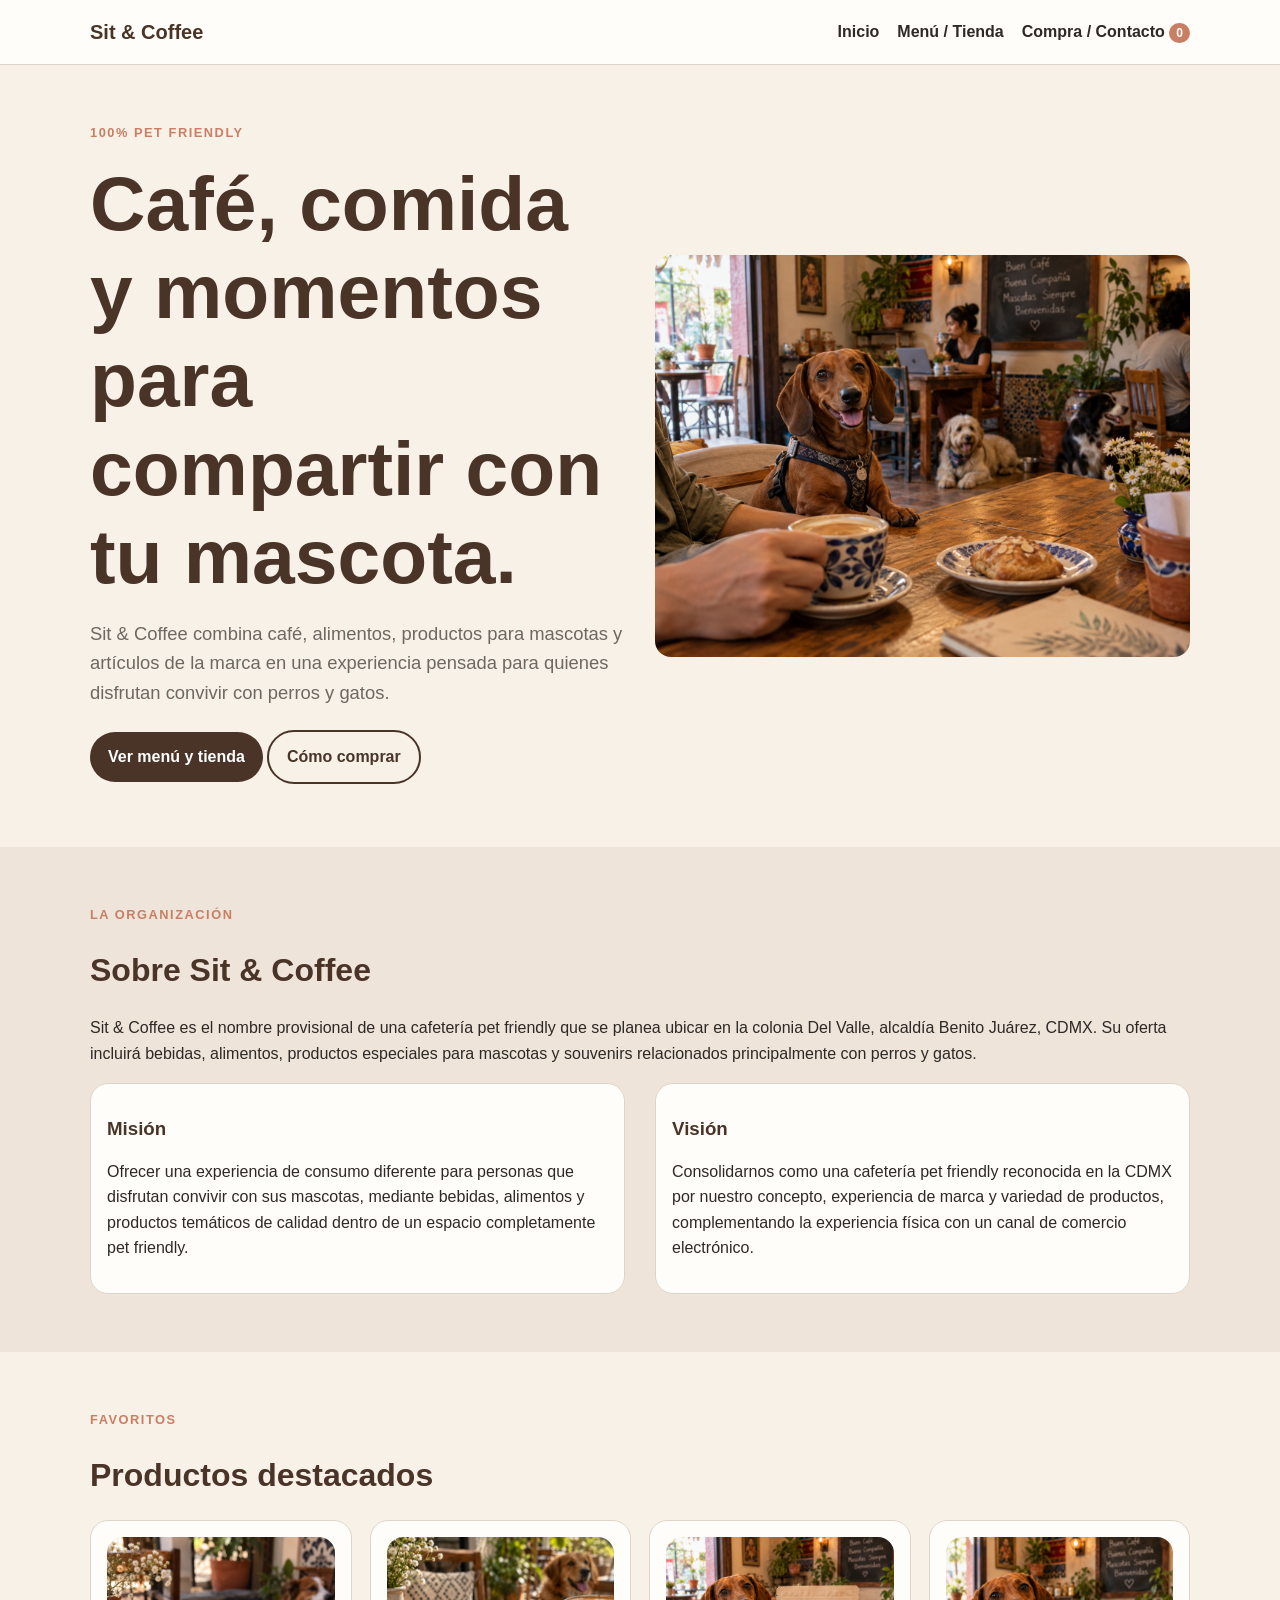
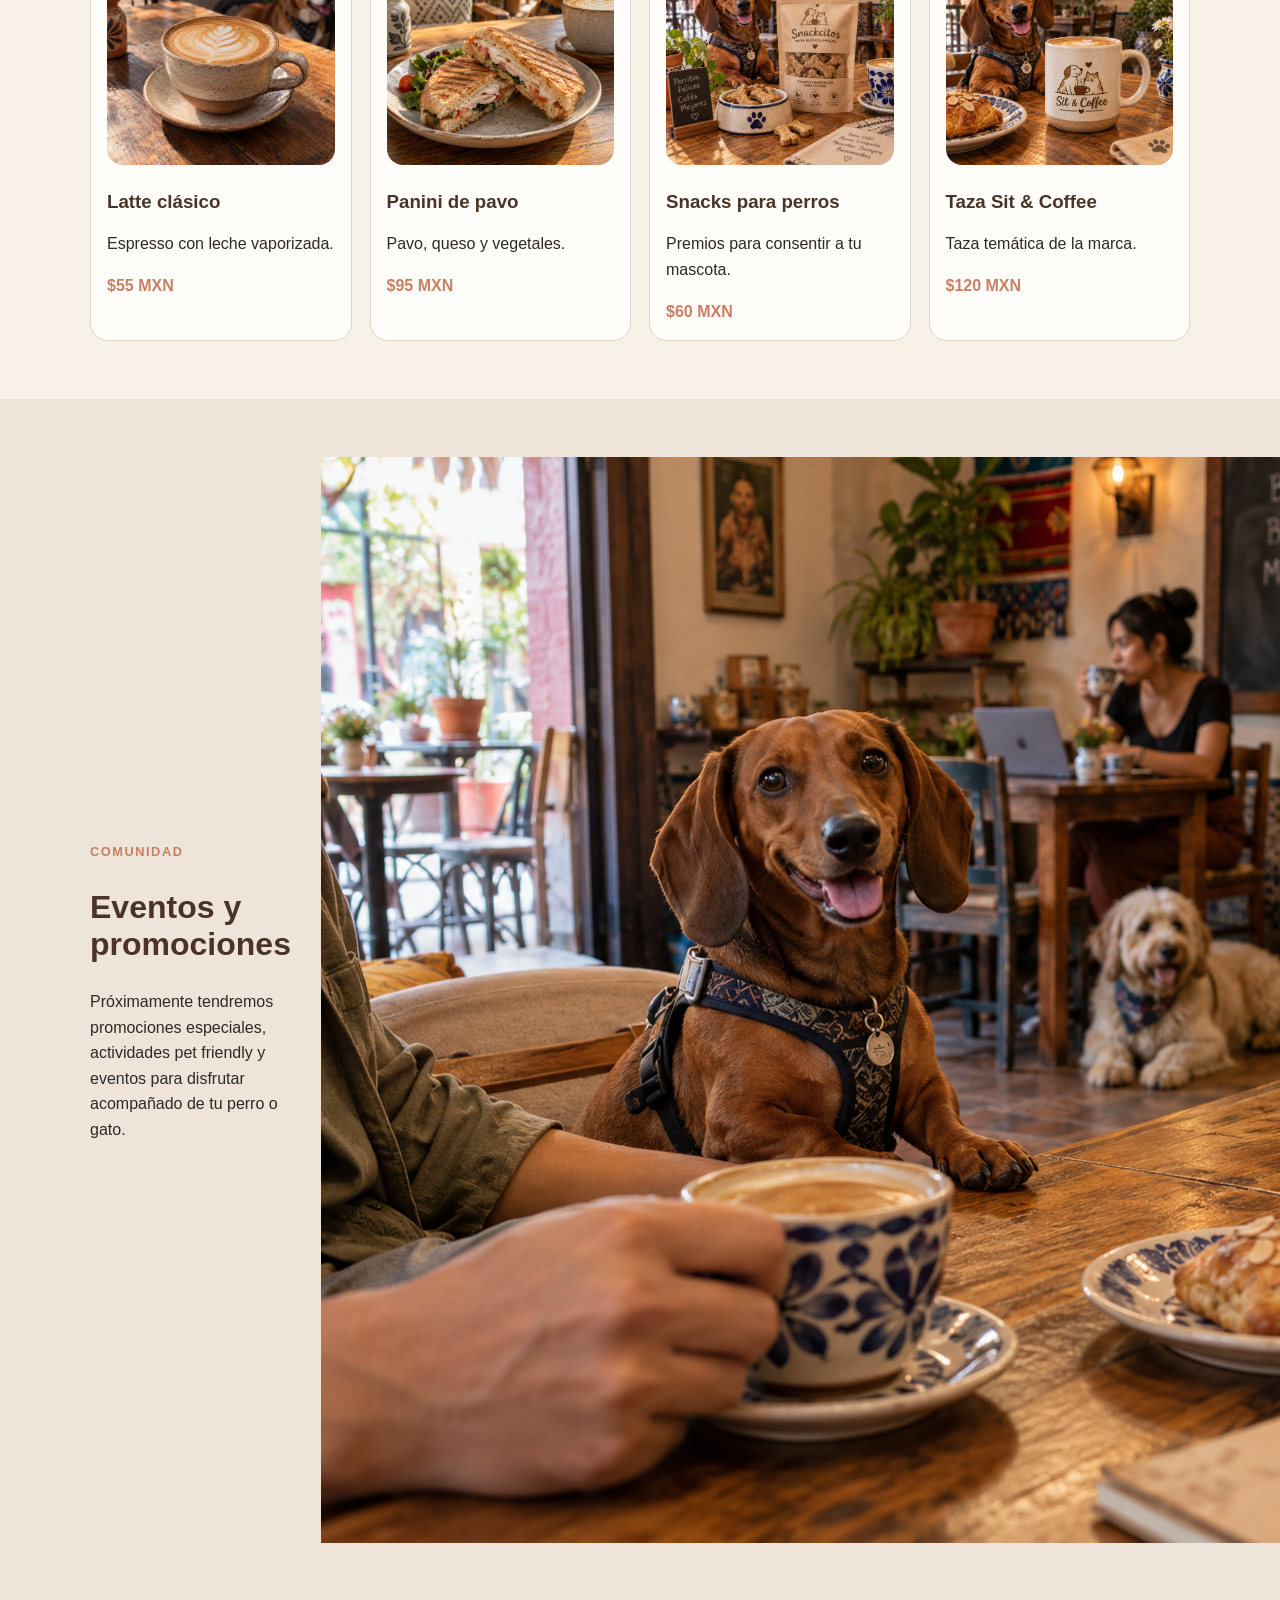
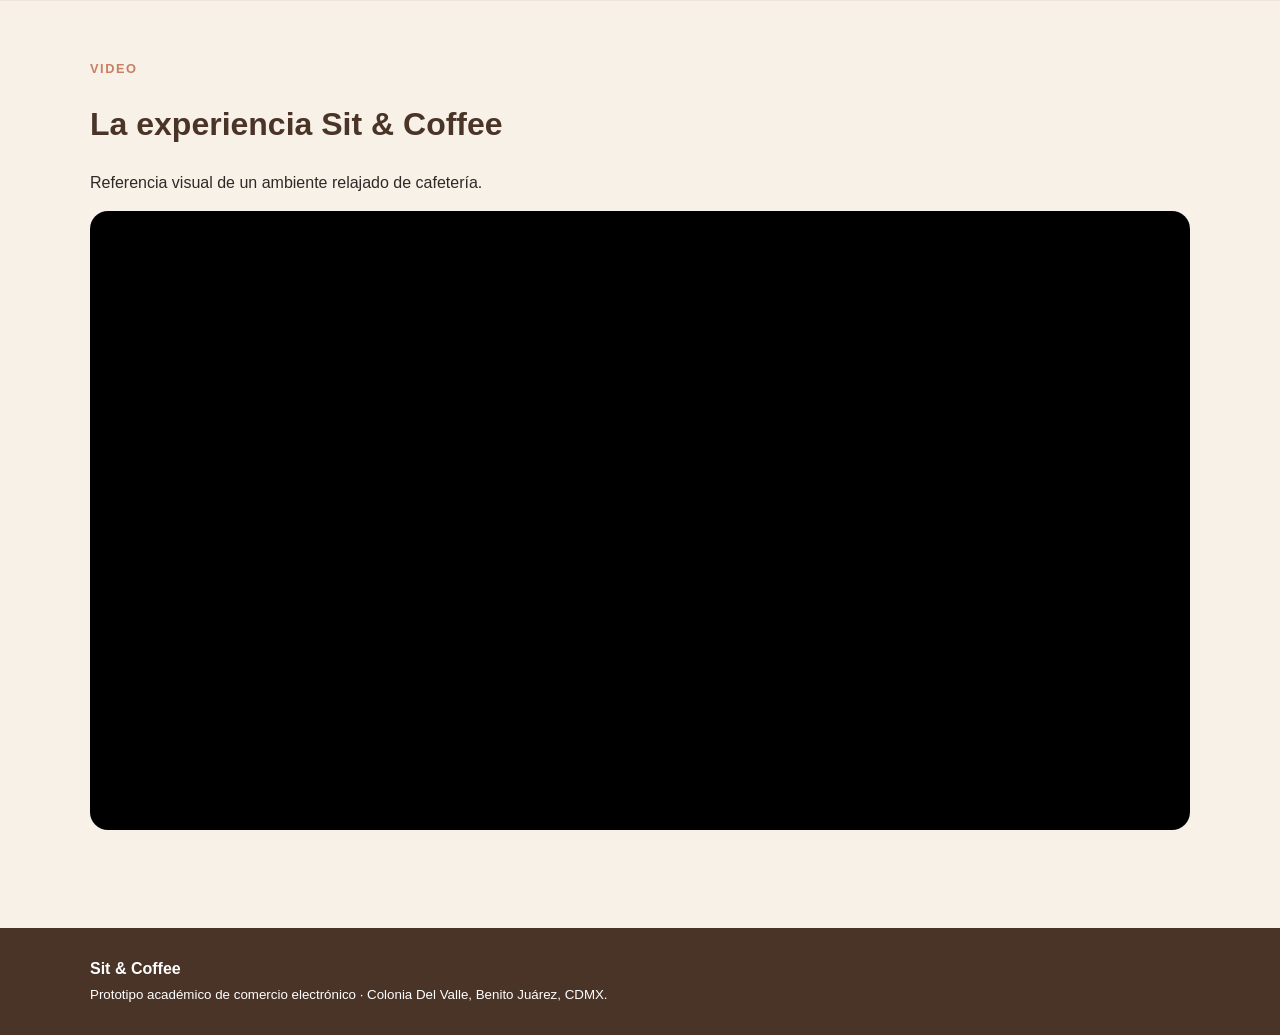
<file: index.html>
<!doctype html><html lang="es"><head><meta charset="utf-8"><meta name="viewport" content="width=device-width,initial-scale=1"><title>Sit & Coffee</title><link rel="stylesheet" href="styles.css"></head><body><header><div class="wrap"><nav><a class="brand" href="index.html">Sit & Coffee</a><div class="links">
<a href="index.html">Inicio</a><a href="tienda.html">Menú / Tienda</a><a href="compra.html">Compra / Contacto <span class="badge" data-count>0</span></a>
</div></nav></div></header>
<section class="hero"><div class="wrap hero-grid"><div><div class="eyebrow">100% pet friendly</div><h1>Café, comida y momentos para compartir con tu mascota.</h1>
<p class="lead">Sit & Coffee combina café, alimentos, productos para mascotas y artículos de la marca en una experiencia pensada para quienes disfrutan convivir con perros y gatos.</p>
<a class="btn" href="tienda.html">Ver menú y tienda</a><a class="btn alt" href="compra.html">Cómo comprar</a></div><img src="hero-mxdogs.png" alt="Sit & Coffee"></div></section>
<section class="section altbg"><div class="wrap"><div class="eyebrow">La organización</div><h2>Sobre Sit & Coffee</h2>
<p>Sit & Coffee es el nombre provisional de una cafetería pet friendly que se planea ubicar en la colonia Del Valle, alcaldía Benito Juárez, CDMX. Su oferta incluirá bebidas, alimentos, productos especiales para mascotas y souvenirs relacionados principalmente con perros y gatos.</p>
<div class="two"><div class="card"><h3>Misión</h3><p>Ofrecer una experiencia de consumo diferente para personas que disfrutan convivir con sus mascotas, mediante bebidas, alimentos y productos temáticos de calidad dentro de un espacio completamente pet friendly.</p></div>
<div class="card"><h3>Visión</h3><p>Consolidarnos como una cafetería pet friendly reconocida en la CDMX por nuestro concepto, experiencia de marca y variedad de productos, complementando la experiencia física con un canal de comercio electrónico.</p></div></div></div></section>
<section class="section"><div class="wrap"><div class="eyebrow">Favoritos</div><h2>Productos destacados</h2><div class="grid">
<div class="card"><img src="latte.png" alt="Latte clásico"><h3>Latte clásico</h3><p>Espresso con leche vaporizada.</p><div class="price">$55 MXN</div></div>
<div class="card"><img src="panini-pavo.png" alt="Panini de pavo"><h3>Panini de pavo</h3><p>Pavo, queso y vegetales.</p><div class="price">$95 MXN</div></div>
<div class="card"><img src="snacks-perros.png" alt="Snacks para perros"><h3>Snacks para perros</h3><p>Premios para consentir a tu mascota.</p><div class="price">$60 MXN</div></div>
<div class="card"><img src="taza.png" alt="Taza Sit & Coffee"><h3>Taza Sit & Coffee</h3><p>Taza temática de la marca.</p><div class="price">$120 MXN</div></div></div></div></section>
<section class="section altbg"><div class="wrap two"><div><div class="eyebrow">Comunidad</div><h2>Eventos y promociones</h2><p>Próximamente tendremos promociones especiales, actividades pet friendly y eventos para disfrutar acompañado de tu perro o gato.</p></div><img src="eventos.png" alt="Eventos pet friendly"></div></section>
<section class="section"><div class="wrap"><div class="eyebrow">Video</div><h2>La experiencia Sit & Coffee</h2><p>Referencia visual de un ambiente relajado de cafetería.</p><div class="video"><iframe src="https://www.youtube.com/embed/5qap5aO4i9A" title="Ambiente de cafetería" allowfullscreen></iframe></div></div></section>
<footer><div class="wrap"><b>Sit & Coffee</b><br><small>Prototipo académico de comercio electrónico · Colonia Del Valle, Benito Juárez, CDMX.</small></div></footer><script src="app.js"></script></body></html>
</file>
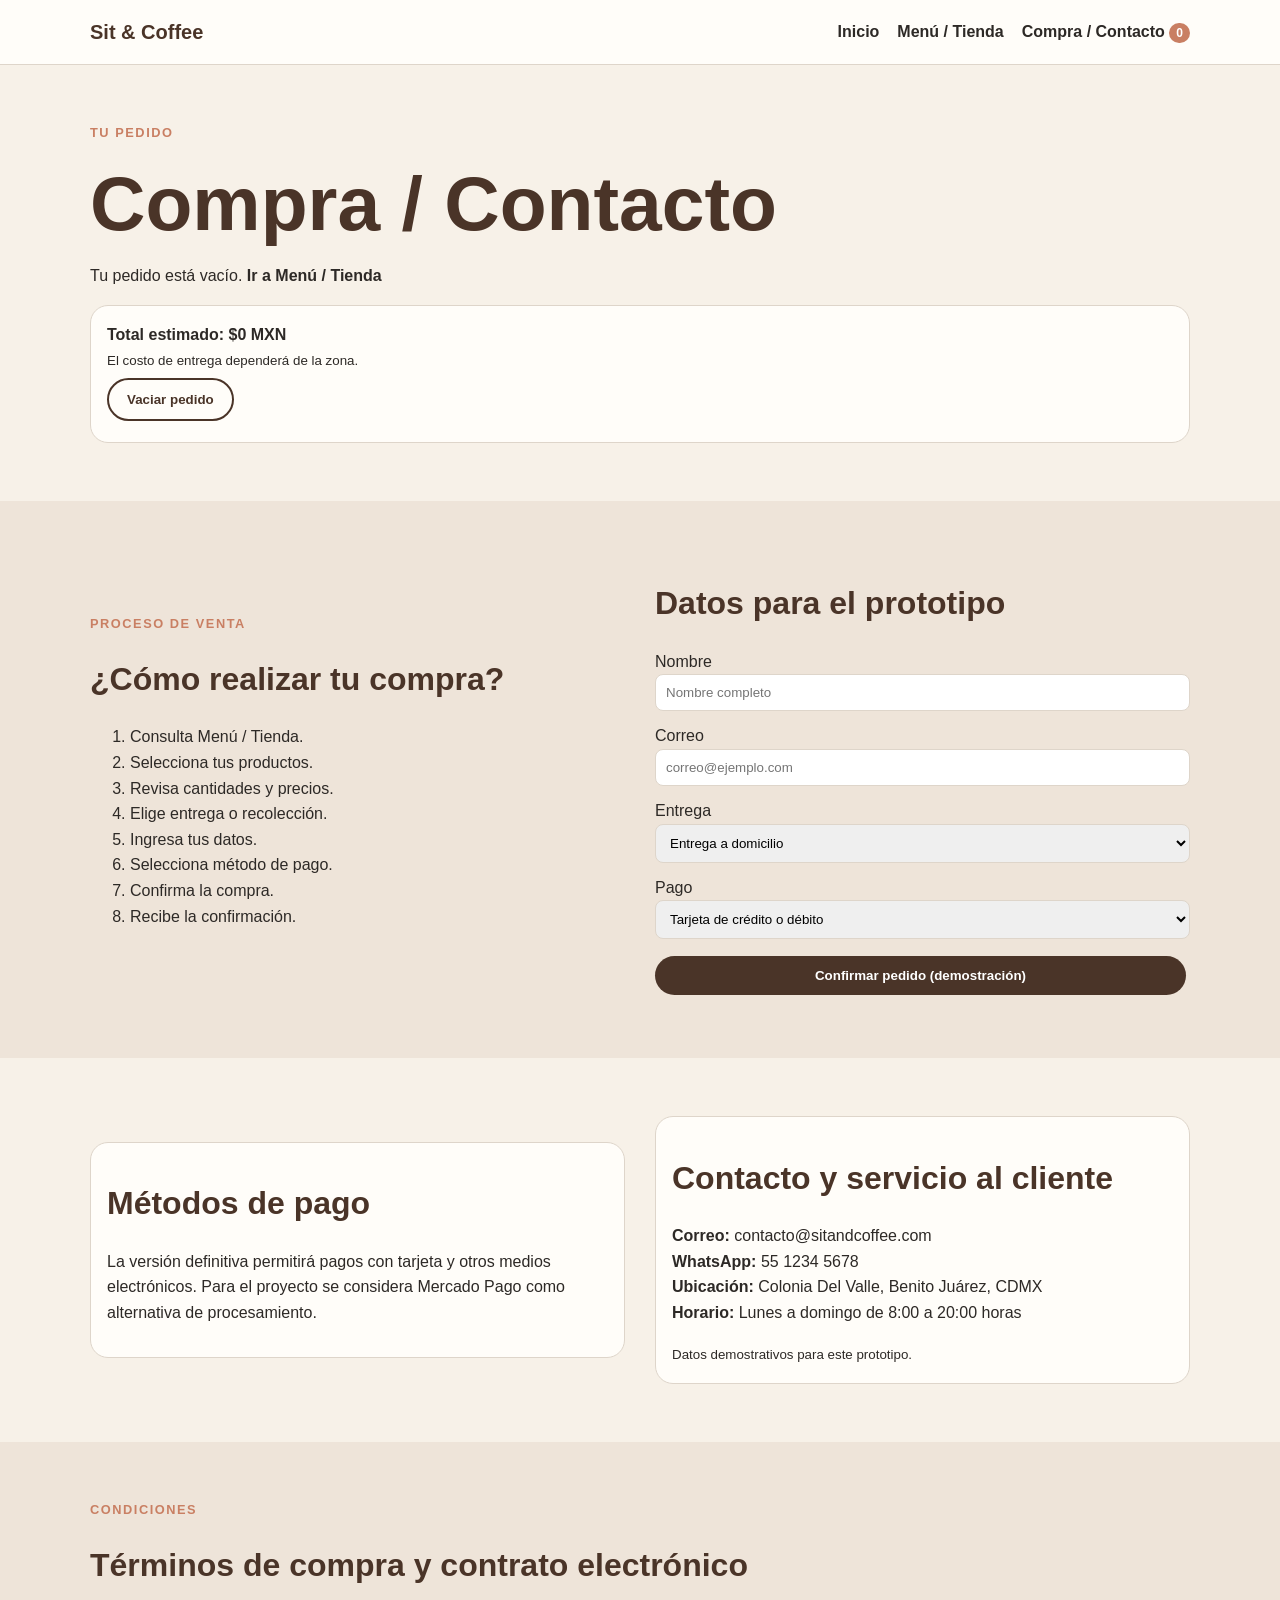
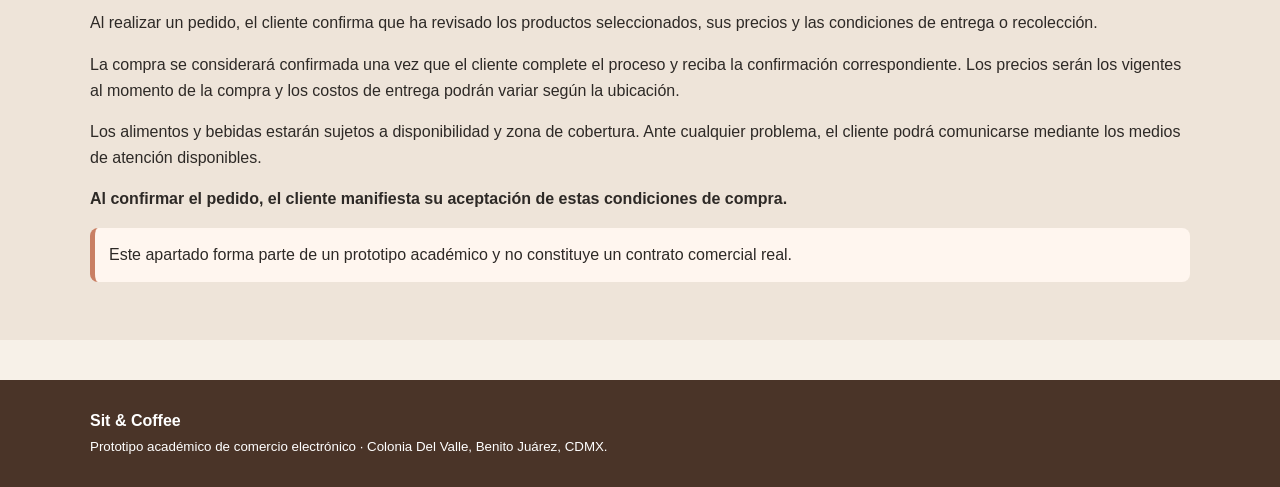
<file: compra.html>
<!doctype html><html lang="es"><head><meta charset="utf-8"><meta name="viewport" content="width=device-width,initial-scale=1"><title>Sit & Coffee | Compra</title><link rel="stylesheet" href="styles.css"></head><body><header><div class="wrap"><nav><a class="brand" href="index.html">Sit & Coffee</a><div class="links">
<a href="index.html">Inicio</a><a href="tienda.html">Menú / Tienda</a><a href="compra.html">Compra / Contacto <span class="badge" data-count>0</span></a>
</div></nav></div></header>
<section class="section"><div class="wrap"><div class="eyebrow">Tu pedido</div><h1>Compra / Contacto</h1><div id="items"></div><div class="card"><b>Total estimado: <span id="total">$0 MXN</span></b><br><small>El costo de entrega dependerá de la zona.</small><br><button class="btn alt" onclick="clearCart()">Vaciar pedido</button></div></div></section>
<section class="section altbg"><div class="wrap two"><div><div class="eyebrow">Proceso de venta</div><h2>¿Cómo realizar tu compra?</h2>
<ol><li>Consulta Menú / Tienda.</li><li>Selecciona tus productos.</li><li>Revisa cantidades y precios.</li><li>Elige entrega o recolección.</li><li>Ingresa tus datos.</li><li>Selecciona método de pago.</li><li>Confirma la compra.</li><li>Recibe la confirmación.</li></ol></div>
<div><h2>Datos para el prototipo</h2><form onsubmit="event.preventDefault();alert('Prototipo académico: no se enviará ningún pedido real.')">
<label>Nombre<input placeholder="Nombre completo"></label><label>Correo<input type="email" placeholder="correo@ejemplo.com"></label>
<label>Entrega<select><option>Entrega a domicilio</option><option>Recolección</option></select></label>
<label>Pago<select><option>Tarjeta de crédito o débito</option><option>Transferencia</option></select></label><button class="btn">Confirmar pedido (demostración)</button></form></div></div></section>
<section class="section"><div class="wrap two"><div class="card"><h2>Métodos de pago</h2><p>La versión definitiva permitirá pagos con tarjeta y otros medios electrónicos. Para el proyecto se considera Mercado Pago como alternativa de procesamiento.</p></div>
<div class="card"><h2>Contacto y servicio al cliente</h2><p><b>Correo:</b> contacto@sitandcoffee.com<br><b>WhatsApp:</b> 55 1234 5678<br><b>Ubicación:</b> Colonia Del Valle, Benito Juárez, CDMX<br><b>Horario:</b> Lunes a domingo de 8:00 a 20:00 horas</p><small>Datos demostrativos para este prototipo.</small></div></div></section>
<section class="section altbg"><div class="wrap"><div class="eyebrow">Condiciones</div><h2>Términos de compra y contrato electrónico</h2>
<p>Al realizar un pedido, el cliente confirma que ha revisado los productos seleccionados, sus precios y las condiciones de entrega o recolección.</p>
<p>La compra se considerará confirmada una vez que el cliente complete el proceso y reciba la confirmación correspondiente. Los precios serán los vigentes al momento de la compra y los costos de entrega podrán variar según la ubicación.</p>
<p>Los alimentos y bebidas estarán sujetos a disponibilidad y zona de cobertura. Ante cualquier problema, el cliente podrá comunicarse mediante los medios de atención disponibles.</p>
<p><b>Al confirmar el pedido, el cliente manifiesta su aceptación de estas condiciones de compra.</b></p><div class="notice">Este apartado forma parte de un prototipo académico y no constituye un contrato comercial real.</div></div></section>
<footer><div class="wrap"><b>Sit & Coffee</b><br><small>Prototipo académico de comercio electrónico · Colonia Del Valle, Benito Juárez, CDMX.</small></div></footer><script src="app.js"></script></body></html>
</file>
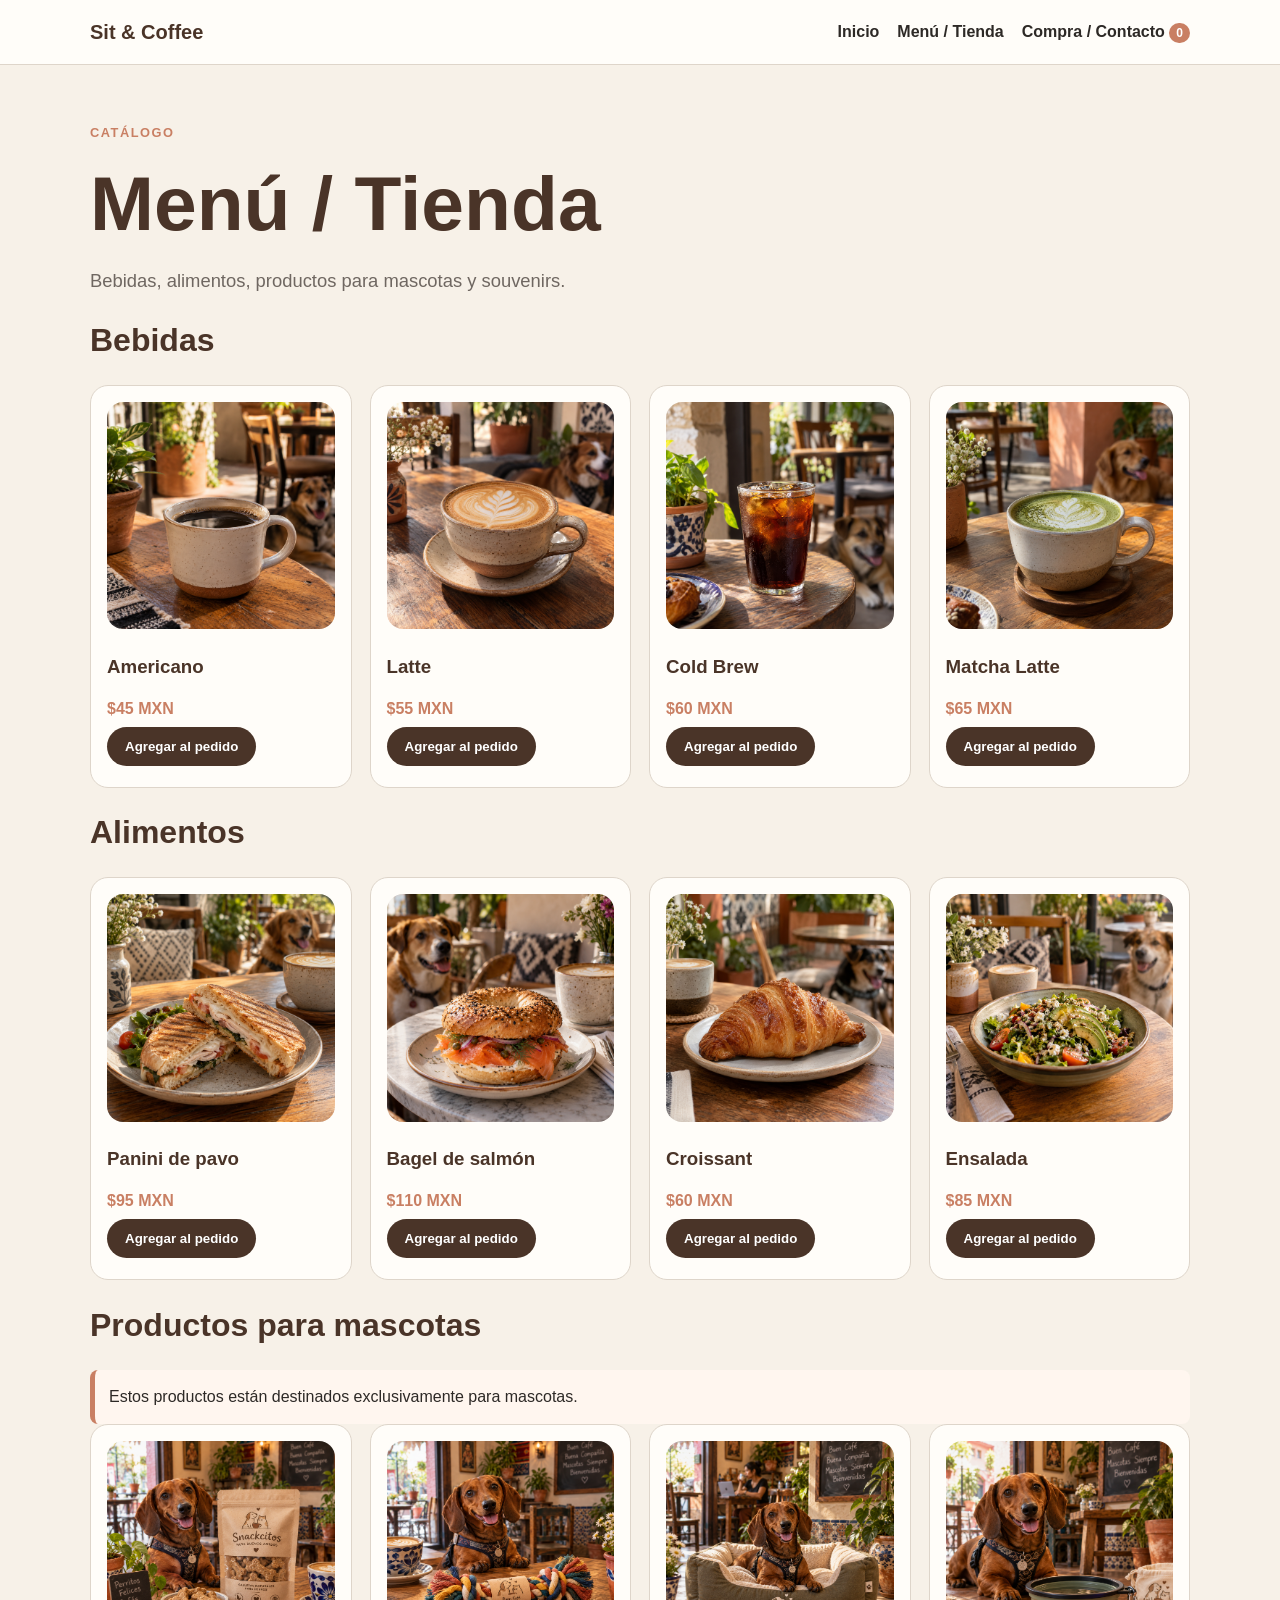
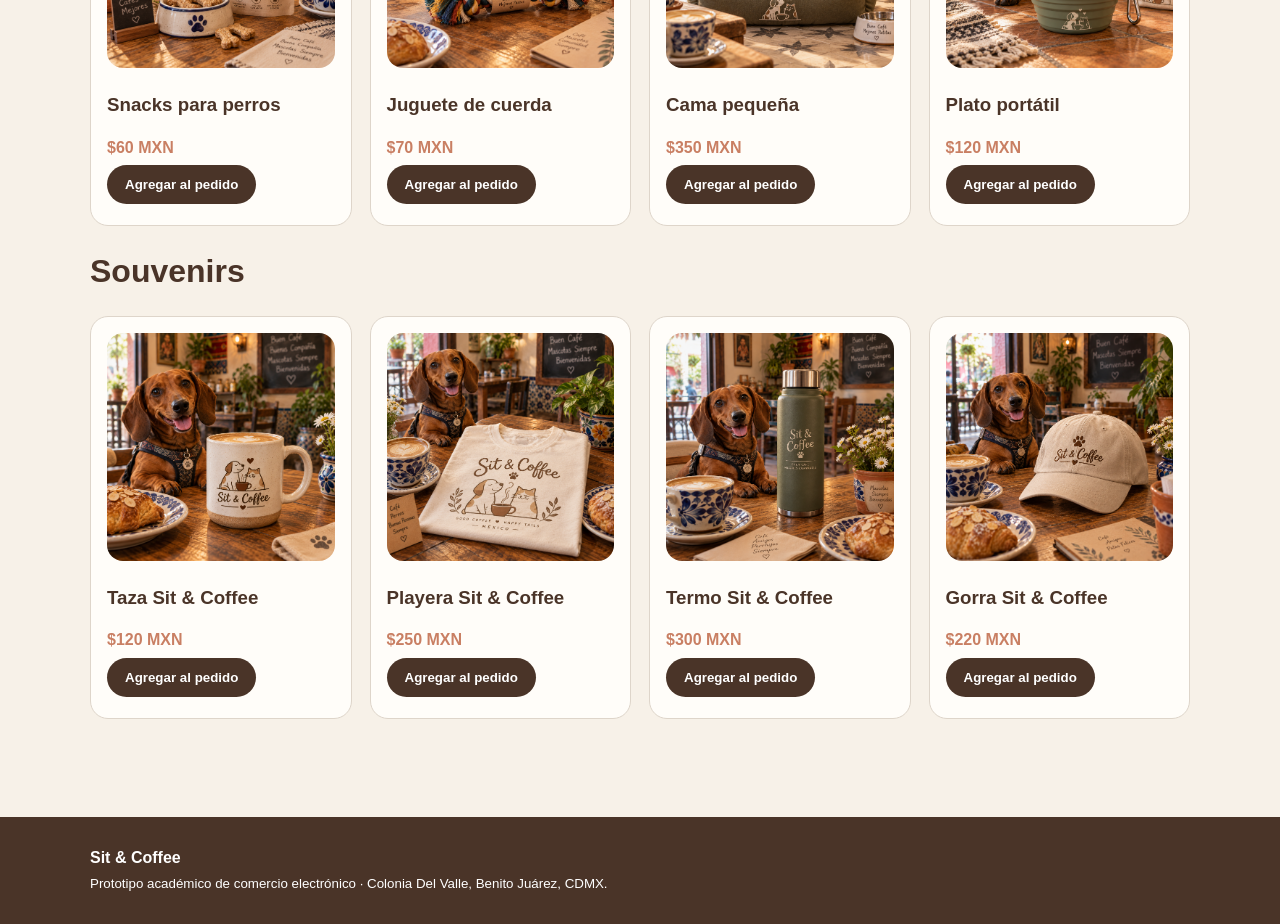
<file: tienda.html>
<!doctype html><html lang="es"><head><meta charset="utf-8"><meta name="viewport" content="width=device-width,initial-scale=1"><title>Sit & Coffee | Tienda</title><link rel="stylesheet" href="styles.css"></head><body><header><div class="wrap"><nav><a class="brand" href="index.html">Sit & Coffee</a><div class="links">
<a href="index.html">Inicio</a><a href="tienda.html">Menú / Tienda</a><a href="compra.html">Compra / Contacto <span class="badge" data-count>0</span></a>
</div></nav></div></header>
<section class="section"><div class="wrap"><div class="eyebrow">Catálogo</div><h1>Menú / Tienda</h1><p class="lead">Bebidas, alimentos, productos para mascotas y souvenirs.</p><h2>Bebidas</h2><div class="grid"><div class="card"><img src="americano.png" alt="Americano"><h3>Americano</h3><div class="price">$45 MXN</div><button class="btn" onclick="add('Americano',45)">Agregar al pedido</button></div><div class="card"><img src="latte.png" alt="Latte"><h3>Latte</h3><div class="price">$55 MXN</div><button class="btn" onclick="add('Latte',55)">Agregar al pedido</button></div><div class="card"><img src="cold-brew.png" alt="Cold Brew"><h3>Cold Brew</h3><div class="price">$60 MXN</div><button class="btn" onclick="add('Cold Brew',60)">Agregar al pedido</button></div><div class="card"><img src="matcha-latte.png" alt="Matcha Latte"><h3>Matcha Latte</h3><div class="price">$65 MXN</div><button class="btn" onclick="add('Matcha Latte',65)">Agregar al pedido</button></div></div><h2>Alimentos</h2><div class="grid"><div class="card"><img src="panini-pavo.png" alt="Panini de pavo"><h3>Panini de pavo</h3><div class="price">$95 MXN</div><button class="btn" onclick="add('Panini de pavo',95)">Agregar al pedido</button></div><div class="card"><img src="bagel-salmon.png" alt="Bagel de salmón"><h3>Bagel de salmón</h3><div class="price">$110 MXN</div><button class="btn" onclick="add('Bagel de salmón',110)">Agregar al pedido</button></div><div class="card"><img src="croissant.png" alt="Croissant"><h3>Croissant</h3><div class="price">$60 MXN</div><button class="btn" onclick="add('Croissant',60)">Agregar al pedido</button></div><div class="card"><img src="ensalada.png" alt="Ensalada"><h3>Ensalada</h3><div class="price">$85 MXN</div><button class="btn" onclick="add('Ensalada',85)">Agregar al pedido</button></div></div><h2>Productos para mascotas</h2><div class="notice">Estos productos están destinados exclusivamente para mascotas.</div><div class="grid"><div class="card"><img src="snacks-perros.png" alt="Snacks para perros"><h3>Snacks para perros</h3><div class="price">$60 MXN</div><button class="btn" onclick="add('Snacks para perros',60)">Agregar al pedido</button></div><div class="card"><img src="juguete-cuerda.png" alt="Juguete de cuerda"><h3>Juguete de cuerda</h3><div class="price">$70 MXN</div><button class="btn" onclick="add('Juguete de cuerda',70)">Agregar al pedido</button></div><div class="card"><img src="cama-pequena.png" alt="Cama pequeña"><h3>Cama pequeña</h3><div class="price">$350 MXN</div><button class="btn" onclick="add('Cama pequeña',350)">Agregar al pedido</button></div><div class="card"><img src="plato-portatil.png" alt="Plato portátil"><h3>Plato portátil</h3><div class="price">$120 MXN</div><button class="btn" onclick="add('Plato portátil',120)">Agregar al pedido</button></div></div><h2>Souvenirs</h2><div class="grid"><div class="card"><img src="taza.png" alt="Taza Sit & Coffee"><h3>Taza Sit & Coffee</h3><div class="price">$120 MXN</div><button class="btn" onclick="add('Taza Sit & Coffee',120)">Agregar al pedido</button></div><div class="card"><img src="playera.png" alt="Playera Sit & Coffee"><h3>Playera Sit & Coffee</h3><div class="price">$250 MXN</div><button class="btn" onclick="add('Playera Sit & Coffee',250)">Agregar al pedido</button></div><div class="card"><img src="termo.png" alt="Termo Sit & Coffee"><h3>Termo Sit & Coffee</h3><div class="price">$300 MXN</div><button class="btn" onclick="add('Termo Sit & Coffee',300)">Agregar al pedido</button></div><div class="card"><img src="gorra.png" alt="Gorra Sit & Coffee"><h3>Gorra Sit & Coffee</h3><div class="price">$220 MXN</div><button class="btn" onclick="add('Gorra Sit & Coffee',220)">Agregar al pedido</button></div></div></div></section><footer><div class="wrap"><b>Sit & Coffee</b><br><small>Prototipo académico de comercio electrónico · Colonia Del Valle, Benito Juárez, CDMX.</small></div></footer><script src="app.js"></script></body></html>
</file>
<file: styles.css>
:root{--bg:#f7f1e8;--paper:#fffdf9;--coffee:#4a3428;--sage:#84927d;--terra:#c97f63;--line:#ded5ca;--muted:#6f6761}
*{box-sizing:border-box}body{margin:0;font-family:Arial,sans-serif;background:var(--bg);color:#2d2926;line-height:1.6}
a{text-decoration:none;color:inherit}.wrap{width:min(1100px,92%);margin:auto}
header{position:sticky;top:0;background:rgba(255,253,249,.97);border-bottom:1px solid var(--line);z-index:5}
nav{display:flex;justify-content:space-between;align-items:center;padding:16px 0;gap:20px}
.brand{font-weight:800;color:var(--coffee);font-size:1.25rem}.links{display:flex;gap:18px;flex-wrap:wrap}.links a{font-weight:700}
.hero,.section{padding:58px 0}.hero-grid,.two{display:grid;grid-template-columns:1fr 1fr;gap:30px;align-items:center}
h1,h2,h3{color:var(--coffee);line-height:1.15}h1{font-size:clamp(2.5rem,6vw,5rem);margin:.2em 0}h2{font-size:2rem}
.lead{font-size:1.15rem;color:var(--muted)}.eyebrow{text-transform:uppercase;letter-spacing:.12em;color:var(--terra);font-weight:800;font-size:.8rem}
.btn{display:inline-block;background:var(--coffee);color:white;border:0;border-radius:999px;padding:12px 18px;font-weight:800;cursor:pointer;margin:5px 4px 5px 0}
.btn.alt{background:transparent;color:var(--coffee);border:2px solid var(--coffee)}
.altbg{background:#eee4d9}.grid{display:grid;grid-template-columns:repeat(4,1fr);gap:18px}
.card{background:var(--paper);border:1px solid var(--line);border-radius:18px;padding:16px}.card img,.hero img{width:100%;border-radius:16px}
.price{color:var(--terra);font-weight:800}.notice{background:#fff6ef;border-left:5px solid var(--terra);padding:14px;border-radius:8px}
.video{position:relative;padding-top:56.25%;overflow:hidden;border-radius:18px;background:#000}.video iframe{position:absolute;inset:0;width:100%;height:100%;border:0}
footer{background:var(--coffee);color:white;padding:28px 0;margin-top:40px}
.row{display:grid;grid-template-columns:1fr auto;gap:16px;padding:12px 0;border-bottom:1px solid var(--line)}
input,select{padding:10px;border:1px solid var(--line);border-radius:8px;width:100%}
form{display:grid;gap:12px}.badge{background:var(--terra);color:white;border-radius:999px;padding:3px 7px;font-size:.75rem}
@media(max-width:800px){.hero-grid,.two,.grid{grid-template-columns:1fr}nav{align-items:flex-start;flex-direction:column}}
</file>
